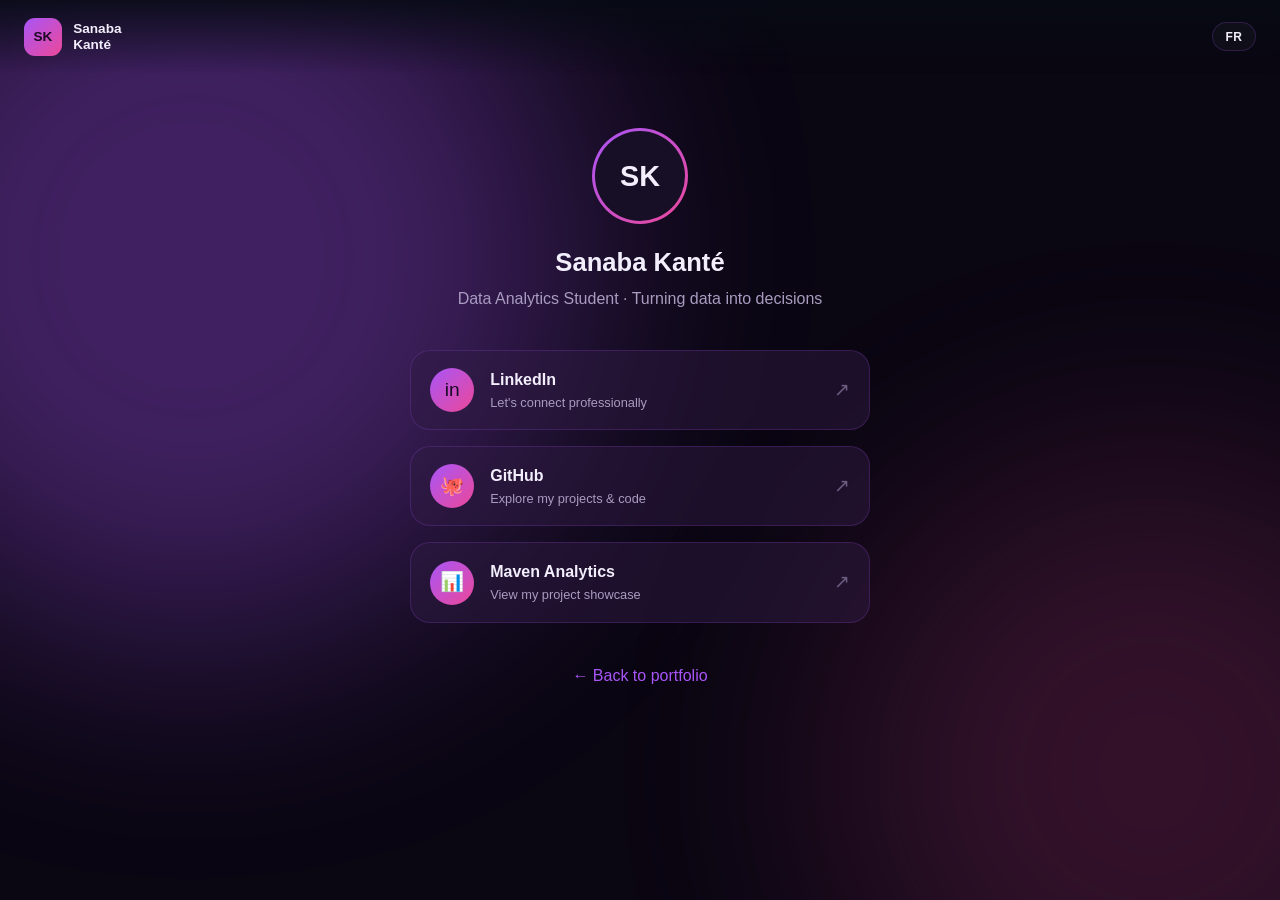
<file: links/index.html>
<!DOCTYPE html>
<html lang="en">
<head>
<meta charset="UTF-8" />
<meta name="viewport" content="width=device-width, initial-scale=1.0" />
<title>Sanaba Kanté — Links</title>
<meta name="description" content="Sanaba Kanté — LinkedIn, GitHub and Maven Analytics links." />

<!-- ===== Social preview (LinkedIn, etc.) — edit the text below anytime ===== -->
<meta property="og:type" content="website" />
<meta property="og:url" content="https://mo2kk4ry.github.io/links/" />
<meta property="og:title" content="Sanaba Kanté — Liens" />
<meta property="og:description" content="Retrouvez-moi sur LinkedIn, GitHub et Maven Analytics." />
<meta property="og:image" content="https://mo2kk4ry.github.io/images/og-links.jpg" />
<meta property="og:image:width" content="1200" />
<meta property="og:image:height" content="630" />
<meta name="twitter:card" content="summary_large_image" />
<meta name="twitter:title" content="Sanaba Kanté — Liens" />
<meta name="twitter:description" content="Retrouvez-moi sur LinkedIn, GitHub et Maven Analytics." />
<meta name="twitter:image" content="https://mo2kk4ry.github.io/images/og-links.jpg" />

<link rel="preconnect" href="https://fonts.googleapis.com">
<link rel="preconnect" href="https://fonts.gstatic.com" crossorigin>
<link href="https://fonts.googleapis.com/css2?family=Sora:wght@400;600;700;800&family=Inter:wght@400;500;600;700&display=swap" rel="stylesheet">

<link rel="stylesheet" href="../css/style.css" />
</head>
<body>

<div class="bg-glow bg-glow--teal" aria-hidden="true"></div>
<div class="bg-glow bg-glow--gold" aria-hidden="true"></div>

<header class="site-header">
  <a href="../#home" class="brand">
    <span class="brand-mark">SK</span>
    <span class="brand-name">Sanaba<br>Kanté</span>
  </a>
  <div class="header-actions">
    <button class="lang-toggle" id="langToggle" type="button" aria-label="Switch language">FR</button>
  </div>
</header>

<main class="links-page">
  <div class="links-avatar reveal is-visible">SK</div>
  <h1 class="links-name reveal is-visible">Sanaba Kanté</h1>
  <p class="links-tagline reveal is-visible" data-i18n="links.tagline">Data Analytics Student · Turning data into decisions</p>

  <div class="links-list">
    <a class="link-card reveal is-visible" href="https://linkedin.com/in/sanaba-kanté-70906830b" target="_blank" rel="noopener">
      <span class="link-icon">in</span>
      <span class="link-text">
        <span class="link-title" data-i18n="links.linkedin.title">LinkedIn</span>
        <p class="link-subtitle" data-i18n="links.linkedin.sub">Let's connect professionally</p>
      </span>
      <span class="link-arrow" aria-hidden="true">↗</span>
    </a>

    <a class="link-card reveal is-visible" href="https://github.com/mo2kk4ry" target="_blank" rel="noopener">
      <span class="link-icon">🐙</span>
      <span class="link-text">
        <span class="link-title" data-i18n="links.github.title">GitHub</span>
        <p class="link-subtitle" data-i18n="links.github.sub">Explore my projects &amp; code</p>
      </span>
      <span class="link-arrow" aria-hidden="true">↗</span>
    </a>

    <a class="link-card reveal is-visible" href="https://mavenshowcase.com/profile/e8216360-4081-70b4-e13e-3fd084735492" target="_blank" rel="noopener">
      <span class="link-icon">📊</span>
      <span class="link-text">
        <span class="link-title" data-i18n="links.maven.title">Maven Analytics</span>
        <p class="link-subtitle" data-i18n="links.maven.sub">View my project showcase</p>
      </span>
      <span class="link-arrow" aria-hidden="true">↗</span>
    </a>
  </div>

  <a class="links-back" href="../#home" data-i18n="links.back">← Back to portfolio</a>
</main>

<script src="../js/i18n.js"></script>
</body>
</html>
</file>
<file: css/style.css>
/* =========================================================
   Sanaba Kanté — Portfolio
   Dark / violet / magenta theme
   ========================================================= */

:root{
  --bg:            #0a0612;
  --bg-alt:        #0d0818;
  --panel:         rgba(46, 26, 66, 0.5);
  --panel-solid:   #170f26;
  --border:        rgba(168, 85, 247, 0.2);
  --teal:          #a855f7;
  --teal-strong:   #8b5cf6;
  --gold:          #ec4899;
  --gold-strong:   #db2777;
  --text:          #f2eefc;
  --text-muted:    #a99cc0;
  --text-faint:    #6b5d80;
  --radius:        20px;
  --radius-sm:     12px;
  --maxw:          1080px;
  --font-head:     'Poppins', sans-serif;
  --font-body:     'Poppins', sans-serif;
}

*{ box-sizing:border-box; }
html{ scroll-behavior:smooth; }

body{
  margin:0;
  background:var(--bg);
  color:var(--text);
  font-family:var(--font-body);
  line-height:1.6;
  overflow-x:hidden;
  -webkit-font-smoothing:antialiased;
}

h1,h2,h3{
  font-family:var(--font-head);
  margin:0 0 .5em;
  letter-spacing:normal;
}
h1,h2{ font-weight:900; line-height:1.5; }
h3{ font-weight:700; line-height:1.5; }

p{ margin:0 0 1em; color:var(--text-muted); }
a{ color:var(--teal); text-decoration:none; }
img{ max-width:100%; display:block; }
ul{ margin:0; padding:0; list-style:none; }

/* ---------- background glows ---------- */
.bg-glow{
  position:fixed;
  border-radius:50%;
  filter:blur(120px);
  z-index:0;
  pointer-events:none;
  opacity:.35;
}
.bg-glow--teal{
  width:60vw; height:60vw;
  background:var(--teal);
  top:-10vw; left:-15vw;
}
.bg-glow--gold{
  width:50vw; height:50vw;
  background:var(--gold);
  bottom:-15vw; right:-15vw;
  opacity:.18;
}

/* ---------- floating particles ---------- */
#particles{
  position:fixed;
  inset:0;
  width:100%; height:100%;
  z-index:0;
  pointer-events:none;
}

/* ---------- layout helpers ---------- */
.section{ position:relative; padding:6rem 1.5rem; z-index:1; }
.section--alt{ background:linear-gradient(180deg, rgba(255,255,255,0.015), rgba(255,255,255,0)); }
.section-inner{ max-width:var(--maxw); margin:0 auto; }

.eyebrow{
  text-transform:uppercase;
  letter-spacing:.14em;
  font-size:.75rem;
  font-weight:700;
  color:var(--teal);
  margin:0 0 .75rem;
}
.section-title{ font-size:clamp(2rem, 5vw, 2.75rem); }
.section-subtitle{ font-size:1.4rem; margin-top:2.5rem; }
.section-lead{ max-width:640px; color:var(--text-muted); }

.grad-text{
  background:linear-gradient(90deg, var(--teal) 0%, var(--gold) 100%);
  -webkit-background-clip:text;
  background-clip:text;
  color:transparent;
}

/* ---------- buttons ---------- */
.btn{
  display:inline-flex;
  align-items:center;
  gap:.5em;
  padding:.85em 1.7em;
  border-radius:999px;
  font-weight:600;
  font-size:.95rem;
  border:1px solid transparent;
  cursor:pointer;
  transition:transform .2s ease, box-shadow .2s ease, background .2s ease;
}
.btn-primary{
  background:linear-gradient(90deg, var(--teal-strong), var(--gold-strong));
  color:#1a0a24;
}
.btn-primary:hover{ transform:translateY(-2px); box-shadow:0 10px 30px -10px rgba(168,85,247,.5); }
.btn-ghost{
  background:transparent;
  border-color:var(--border);
  color:var(--text);
}
.btn-ghost:hover{ border-color:var(--teal); color:var(--teal); transform:translateY(-2px); }

/* ---------- header / nav ---------- */
.site-header{
  position:fixed;
  top:0; left:0; right:0;
  z-index:50;
  display:flex;
  align-items:center;
  justify-content:space-between;
  padding:1.1rem 1.5rem;
  background:linear-gradient(180deg, rgba(6,11,20,.85), rgba(6,11,20,0));
  backdrop-filter:blur(6px);
}
.brand{
  display:flex;
  align-items:center;
  gap:.7rem;
  color:var(--text);
  font-family:var(--font-head);
}
.brand-mark{
  display:grid;
  place-items:center;
  width:38px; height:38px;
  border-radius:11px;
  background:linear-gradient(135deg, var(--teal), var(--gold));
  color:#1a0a24;
  font-weight:800;
  font-size:.85rem;
}
.brand-name{ font-weight:700; font-size:.85rem; line-height:1.15; }

.nav-toggle{
  position:relative;
  z-index:60;
  width:44px; height:44px;
  border-radius:12px;
  border:1px solid var(--border);
  background:rgba(255,255,255,.03);
  display:flex;
  flex-direction:column;
  align-items:center;
  justify-content:center;
  gap:5px;
  cursor:pointer;
}
.nav-toggle span{
  width:18px; height:2px;
  background:var(--text);
  border-radius:2px;
  transition:transform .25s ease, opacity .25s ease;
}
.nav-toggle.is-open span:nth-child(1){ transform:translateY(7px) rotate(45deg); }
.nav-toggle.is-open span:nth-child(2){ opacity:0; }
.nav-toggle.is-open span:nth-child(3){ transform:translateY(-7px) rotate(-45deg); }

.nav-panel{
  position:fixed;
  top:1.1rem; right:1.5rem;
  z-index:55;
  min-width:220px;
  background:var(--panel-solid);
  border:1px solid var(--border);
  border-radius:var(--radius);
  padding:4.2rem 1.5rem 1.5rem;
  box-shadow:0 20px 60px -20px rgba(0,0,0,.6);
  transform:translateY(-12px) scale(.96);
  opacity:0;
  pointer-events:none;
  transition:transform .25s ease, opacity .25s ease;
}
.nav-panel.is-open{
  transform:translateY(0) scale(1);
  opacity:1;
  pointer-events:auto;
}
.nav-links{ display:flex; flex-direction:column; gap:.9rem; margin-bottom:1.5rem; }
.nav-link{ color:var(--text); font-weight:600; font-size:1.05rem; }
.nav-link:hover{ color:var(--teal); }
.nav-socials{ display:flex; flex-direction:column; gap:.5rem; border-top:1px solid var(--border); padding-top:1rem; }
.nav-socials a{ color:var(--text-muted); font-size:.85rem; }
.nav-socials a:hover{ color:var(--gold); }

.header-actions{ display:flex; align-items:center; gap:.6rem; }
.lang-toggle{
  min-width:44px;
  padding:.55em .9em;
  border-radius:999px;
  border:1px solid var(--border);
  background:rgba(255,255,255,.03);
  color:var(--text);
  font-weight:800;
  font-size:.75rem;
  letter-spacing:.04em;
  cursor:pointer;
  transition:border-color .2s ease, color .2s ease, transform .2s ease;
}
.lang-toggle:hover{ border-color:var(--teal); color:var(--teal); transform:translateY(-1px); }

/* ---------- hero ---------- */
.hero{
  position:relative;
  z-index:1;
  min-height:100vh;
  display:flex;
  flex-direction:column;
  align-items:flex-start;
  justify-content:center;
  padding:7rem 1.5rem 4rem;
  max-width:var(--maxw);
  margin:0 auto;
}
.hero-title{ font-size:clamp(2.4rem, 8vw, 4.6rem); }
.wave{ display:inline-block; animation:wave 2.2s ease-in-out infinite; transform-origin:70% 70%; }
@keyframes wave{
  0%,60%,100%{ transform:rotate(0deg); }
  10%{ transform:rotate(14deg); }
  20%{ transform:rotate(-8deg); }
  30%{ transform:rotate(14deg); }
  40%{ transform:rotate(-4deg); }
}
.hero-sub{ font-size:1.1rem; max-width:520px; margin-top:1.2rem; }
.hero-actions{ display:flex; flex-wrap:wrap; gap:1rem; margin-top:2rem; }

.scroll-cue{
  position:absolute;
  bottom:2.2rem; left:50%;
  transform:translateX(-50%);
  width:26px; height:42px;
  border:2px solid var(--border);
  border-radius:999px;
}
.scroll-cue span{
  position:absolute;
  top:6px; left:50%;
  width:4px; height:8px;
  border-radius:2px;
  background:var(--teal);
  transform:translateX(-50%);
  animation:scrollcue 1.6s ease-in-out infinite;
}
@keyframes scrollcue{
  0%{ opacity:1; top:6px; }
  70%{ opacity:0; top:22px; }
  100%{ opacity:0; top:22px; }
}

/* ---------- about ---------- */
.about-grid{ display:grid; grid-template-columns:1.1fr .9fr; gap:3rem; align-items:start; margin-bottom:1rem; }
.tools-line{ font-size:.92rem; }
.about-cards{ display:grid; grid-template-columns:repeat(3, 1fr); gap:1rem; }
.mini-card{
  background:var(--panel);
  border:1px solid var(--border);
  border-radius:var(--radius-sm);
  padding:1.4rem 1rem;
  text-align:center;
  cursor:default;
  transition:transform .35s cubic-bezier(.2,.8,.2,1), border-color .3s ease, box-shadow .3s ease;
}
.mini-card:hover{
  transform:translateY(-6px) scale(1.05) rotate(-1deg);
  border-color:var(--gold);
  box-shadow:0 18px 40px -16px rgba(236,72,153,.45);
}
.mini-card:nth-child(even):hover{ transform:translateY(-6px) scale(1.05) rotate(1deg); }
.mini-icon{ font-size:1.8rem; margin-bottom:.5rem; transition:transform .35s ease; }
.mini-card:hover .mini-icon{ transform:scale(1.18) rotate(-8deg); }
.mini-card p{ margin:0; color:var(--text); font-weight:600; font-size:.88rem; }

.skills-block{ margin-top:4rem; }

/* ---- tech logo grid ---- */
.tech-grid{
  display:grid;
  grid-template-columns:repeat(auto-fill, minmax(96px, 1fr));
  gap:1.6rem 1rem;
  margin-top:2.2rem;
}
.tech-badge{ display:flex; flex-direction:column; align-items:center; gap:.7rem; text-align:center; }
.tech-icon{
  width:76px; height:76px;
  background:#f4ecdb;
  clip-path:polygon(30% 0%, 70% 0%, 100% 30%, 100% 70%, 70% 100%, 30% 100%, 0% 70%, 0% 30%);
  display:flex; align-items:center; justify-content:center;
  box-shadow:0 10px 26px -14px rgba(0,0,0,.6);
  transition:transform .3s ease, box-shadow .3s ease;
}
.tech-badge:hover .tech-icon{
  transform:translateY(-5px) scale(1.08);
  box-shadow:0 18px 34px -14px rgba(168,85,247,.55);
}
.tech-icon img{ width:40px; height:40px; object-fit:contain; }
.tech-fallback{ font-size:1.9rem; line-height:1; }
.tech-name{ font-size:.68rem; font-weight:700; letter-spacing:.03em; text-transform:uppercase; color:var(--text-muted); }

/* ---------- timeline ---------- */
.timeline{ position:relative; margin-top:2.5rem; padding-left:2.6rem; }
.timeline::before{
  content:"";
  position:absolute;
  left:19px; top:8px; bottom:8px;
  width:2px;
  background:linear-gradient(180deg, var(--teal), var(--gold));
  opacity:.4;
}
.timeline-item{ position:relative; margin-bottom:2.4rem; }
.timeline-item:last-child{ margin-bottom:0; }
.timeline-node{
  position:absolute;
  left:-2.6rem; top:0;
  width:40px; height:40px;
  border-radius:50%;
  background:var(--panel-solid);
  border:2px solid var(--teal);
  display:grid;
  place-items:center;
  font-size:1.1rem;
  box-shadow:0 0 0 4px rgba(168,85,247,.08);
}
.timeline-card{
  background:var(--panel);
  border:1px solid var(--border);
  border-radius:var(--radius);
  padding:1.6rem 1.8rem;
}
.timeline-card--highlight{ border-color:rgba(236,72,153,.4); }
.timeline-card h3{ font-size:1.15rem; margin-bottom:.3rem; }
.timeline-meta{ color:var(--gold); font-size:.85rem; font-weight:600; margin-bottom:.8rem; }
.timeline-card ul{ margin-bottom:.8rem; }
.timeline-card li{
  position:relative;
  padding-left:1.1rem;
  color:var(--text-muted);
  font-size:.92rem;
  margin-bottom:.4rem;
}
.timeline-card li::before{
  content:"";
  position:absolute; left:0; top:.55em;
  width:5px; height:5px;
  border-radius:50%;
  background:var(--teal);
}
.timeline-date{ font-size:.78rem; color:var(--text-faint); font-weight:600; letter-spacing:.03em; }
.tag-volunteer{
  display:inline-block;
  font-size:.65rem;
  text-transform:uppercase;
  letter-spacing:.06em;
  background:rgba(168,85,247,.12);
  color:var(--teal);
  padding:.2em .6em;
  border-radius:999px;
  margin-left:.5em;
  vertical-align:middle;
}

/* ---------- education ---------- */
.edu-grid{ display:grid; grid-template-columns:repeat(3, 1fr); gap:1.2rem; margin-top:2.2rem; }
.edu-card{
  background:var(--panel);
  border:1px solid var(--border);
  border-radius:var(--radius);
  padding:1.6rem;
}
.edu-date{ font-size:.75rem; font-weight:700; color:var(--gold); text-transform:uppercase; letter-spacing:.05em; }
.edu-card h3{ font-size:1.05rem; margin:.4rem 0 .3rem; }
.edu-detail{ font-size:.85rem; margin-top:.6rem; }

.languages-strip{
  margin-top:3rem;
  display:flex;
  align-items:center;
  gap:1.2rem;
  flex-wrap:wrap;
}
.lang-chips{ display:flex; gap:.7rem; flex-wrap:wrap; }
.lang-chip{
  background:var(--panel);
  border:1px solid var(--border);
  border-radius:999px;
  padding:.5em 1.1em;
  font-size:.85rem;
  font-weight:600;
}

/* ---------- projects ---------- */
.project-featured{
  display:grid;
  grid-template-columns:1.1fr .9fr;
  gap:2.5rem;
  align-items:center;
  background:var(--panel);
  border:1px solid var(--border);
  border-radius:var(--radius);
  padding:1.6rem;
  margin-top:2.2rem;
}
.project-media{
  position:relative;
  display:block;
  border-radius:var(--radius-sm);
  overflow:hidden;
  aspect-ratio:16/10;
}
.project-media img{ width:100%; height:100%; object-fit:cover; transition:transform .4s ease; }
.project-media:hover img{ transform:scale(1.06); }
.project-link-btn{
  position:absolute;
  top:.8rem; right:.8rem;
  width:38px; height:38px;
  border-radius:50%;
  background:rgba(6,11,20,.75);
  border:1px solid var(--border);
  display:grid;
  place-items:center;
  color:var(--text);
  font-size:1rem;
  backdrop-filter:blur(4px);
  z-index:2;
}
.project-info h3{ font-size:1.35rem; margin:.4rem 0 .6rem; }
.tag-row{ display:flex; flex-wrap:wrap; gap:.5rem; margin-bottom:1.2rem; }
.tag{ font-size:.78rem; font-weight:700; padding:.3em .8em; border-radius:999px; }
.tag--teal{ background:rgba(168,85,247,.12); color:var(--teal); }
.tag--gold{ background:rgba(236,72,153,.12); color:var(--gold); }

.project-grid{ display:grid; grid-template-columns:repeat(2, 1fr); gap:1.4rem; margin-top:1.4rem; }
.project-card{
  background:var(--panel);
  border:1px solid var(--border);
  border-radius:var(--radius);
  padding:1.2rem;
}
.project-card .project-media{ margin-bottom:1rem; }
.project-card .project-media::after{
  content:"";
  position:absolute;
  inset:0;
  background:linear-gradient(135deg, rgba(139,92,246,.4), rgba(219,39,119,.28));
  mix-blend-mode:multiply;
  pointer-events:none;
}
.project-card .project-media::before{
  content:"";
  position:absolute;
  inset:0;
  background:linear-gradient(180deg, rgba(10,6,18,0) 45%, rgba(10,6,18,.55) 100%);
  pointer-events:none;
  z-index:1;
}
.project-card h3{ font-size:1.1rem; }
.project-card p{ font-size:.9rem; }

.more-cta{ text-align:center; margin-top:3rem; }

/* ---------- certifications ---------- */
.cert-highlight{
  display:flex;
  gap:1.4rem;
  align-items:flex-start;
  background:linear-gradient(135deg, rgba(236,72,153,.12), rgba(168,85,247,.08));
  border:1px solid rgba(236,72,153,.35);
  border-radius:var(--radius);
  padding:1.8rem;
  margin:2.2rem 0 2rem;
}
.cert-emoji{ font-size:2.2rem; }
.cert-highlight h3{ font-size:1.15rem; margin-bottom:.4rem; }
.cert-highlight p{ font-size:.92rem; margin:0; }

.cert-grid{ display:grid; grid-template-columns:repeat(3, 1fr); gap:1.1rem; }
.cert-card{
  background:var(--panel);
  border:1px solid var(--border);
  border-radius:var(--radius-sm);
  padding:1.3rem;
  display:flex;
  align-items:center;
  gap:.9rem;
  position:relative;
}
a.cert-card{
  text-decoration:none;
  color:inherit;
  transition:transform .25s ease, border-color .25s ease, background .25s ease;
}
a.cert-card:hover{
  transform:translateY(-3px);
  border-color:var(--teal);
  background:rgba(168,85,247,.08);
}
a.cert-card .cert-go{
  position:absolute;
  top:.7rem; right:.8rem;
  font-size:.85rem;
  color:var(--teal);
  opacity:0;
  transition:opacity .25s ease;
}
a.cert-card:hover .cert-go{ opacity:1; }
.cert-icon{ font-size:1.4rem; }
.cert-card p{ margin:0; font-size:.88rem; color:var(--text); font-weight:600; }

/* ---------- contact ---------- */
.contact-grid{ display:grid; grid-template-columns:.9fr 1.1fr; gap:3rem; margin-top:2.2rem; }
.contact-item{ margin-bottom:1.5rem; }
.contact-label{ display:block; font-size:.75rem; text-transform:uppercase; letter-spacing:.08em; color:var(--gold); font-weight:700; margin-bottom:.3rem; }
.contact-item p{ margin:0; color:var(--text); }

.contact-form{
  display:flex;
  flex-direction:column;
  gap:.9rem;
  background:var(--panel);
  border:1px solid var(--border);
  border-radius:var(--radius);
  padding:1.8rem;
}
.contact-form label{ font-size:.8rem; font-weight:700; color:var(--text-muted); text-transform:uppercase; letter-spacing:.05em; }
.contact-form input,
.contact-form textarea{
  width:100%;
  background:rgba(255,255,255,.04);
  border:1px solid var(--border);
  border-radius:var(--radius-sm);
  padding:.85em 1em;
  color:var(--text);
  font-family:var(--font-body);
  font-size:.95rem;
  resize:vertical;
}
.contact-form input:focus,
.contact-form textarea:focus{ outline:none; border-color:var(--teal); }
.contact-form button{ align-self:flex-start; margin-top:.4rem; border:none; }

/* ---------- footer ---------- */
.site-footer{
  position:relative;
  z-index:1;
  text-align:center;
  padding:2.5rem 1.5rem 3rem;
  color:var(--text-faint);
  font-size:.82rem;
}
.site-footer p{ margin:.2rem 0; color:var(--text-faint); }

/* ---------- scroll progress ---------- */
.scroll-progress{
  position:fixed;
  top:0; left:0;
  height:3px;
  width:0%;
  background:linear-gradient(90deg, var(--teal), var(--gold));
  z-index:70;
}

/* ---------- reveal animation ---------- */
.reveal{ opacity:0; transform:translateY(24px); transition:opacity .7s ease, transform .7s ease; }
.reveal.is-visible{ opacity:1; transform:translateY(0); }

/* ---------- links page ---------- */
.links-page{
  min-height:100vh;
  display:flex;
  flex-direction:column;
  align-items:center;
  padding:8rem 1.5rem 4rem;
  position:relative;
  z-index:1;
}
.links-avatar{
  width:96px; height:96px;
  border-radius:50%;
  display:grid; place-items:center;
  background:var(--panel-solid);
  border:3px solid transparent;
  background-image:linear-gradient(var(--panel-solid), var(--panel-solid)), linear-gradient(135deg, var(--teal), var(--gold));
  background-origin:border-box;
  background-clip:padding-box, border-box;
  font-family:var(--font-head);
  font-weight:800;
  font-size:1.8rem;
  margin-bottom:1.2rem;
}
.links-name{ font-size:1.6rem; text-align:center; margin-bottom:.3rem; }
.links-tagline{ text-align:center; max-width:420px; margin-bottom:2.4rem; }
.links-list{ width:100%; max-width:460px; display:flex; flex-direction:column; gap:1rem; }
.link-card{
  display:flex;
  align-items:center;
  gap:1rem;
  padding:1rem 1.2rem;
  background:var(--panel);
  border:1px solid var(--border);
  border-radius:var(--radius);
  transition:transform .25s ease, border-color .25s ease, background .25s ease;
}
.link-card:hover{
  transform:translateY(-3px) scale(1.02);
  border-color:var(--teal);
  background:rgba(168,85,247,.1);
}
.link-icon{
  width:44px; height:44px;
  border-radius:50%;
  display:grid; place-items:center;
  background:linear-gradient(135deg, var(--teal), var(--gold));
  color:#1a0a24;
  font-size:1.2rem;
  flex-shrink:0;
}
.link-text{ flex:1; min-width:0; }
.link-title{ font-weight:700; color:var(--text); font-size:1rem; }
.link-subtitle{ font-size:.8rem; color:var(--text-muted); margin:0; }
.link-arrow{ color:var(--text-faint); font-size:1.2rem; }
.links-back{ margin-top:2.5rem; }

/* ---------- responsive ---------- */
@media (max-width: 860px){
  .about-grid,
  .project-featured,
  .contact-grid{ grid-template-columns:1fr; }
  .about-cards{ grid-template-columns:1fr 1fr 1fr; }
  .edu-grid{ grid-template-columns:1fr 1fr; }
  .project-grid{ grid-template-columns:1fr; }
  .cert-grid{ grid-template-columns:1fr 1fr; }
}
@media (max-width: 560px){
  .edu-grid,
  .cert-grid{ grid-template-columns:1fr; }
  .about-cards{ grid-template-columns:1fr 1fr; }
  .brand-name{ display:none; }
  .cert-highlight{ flex-direction:column; }
  .tech-grid{ grid-template-columns:repeat(auto-fill, minmax(78px, 1fr)); }
  .tech-icon{ width:64px; height:64px; }
  .tech-icon img{ width:34px; height:34px; }
}
</file>
